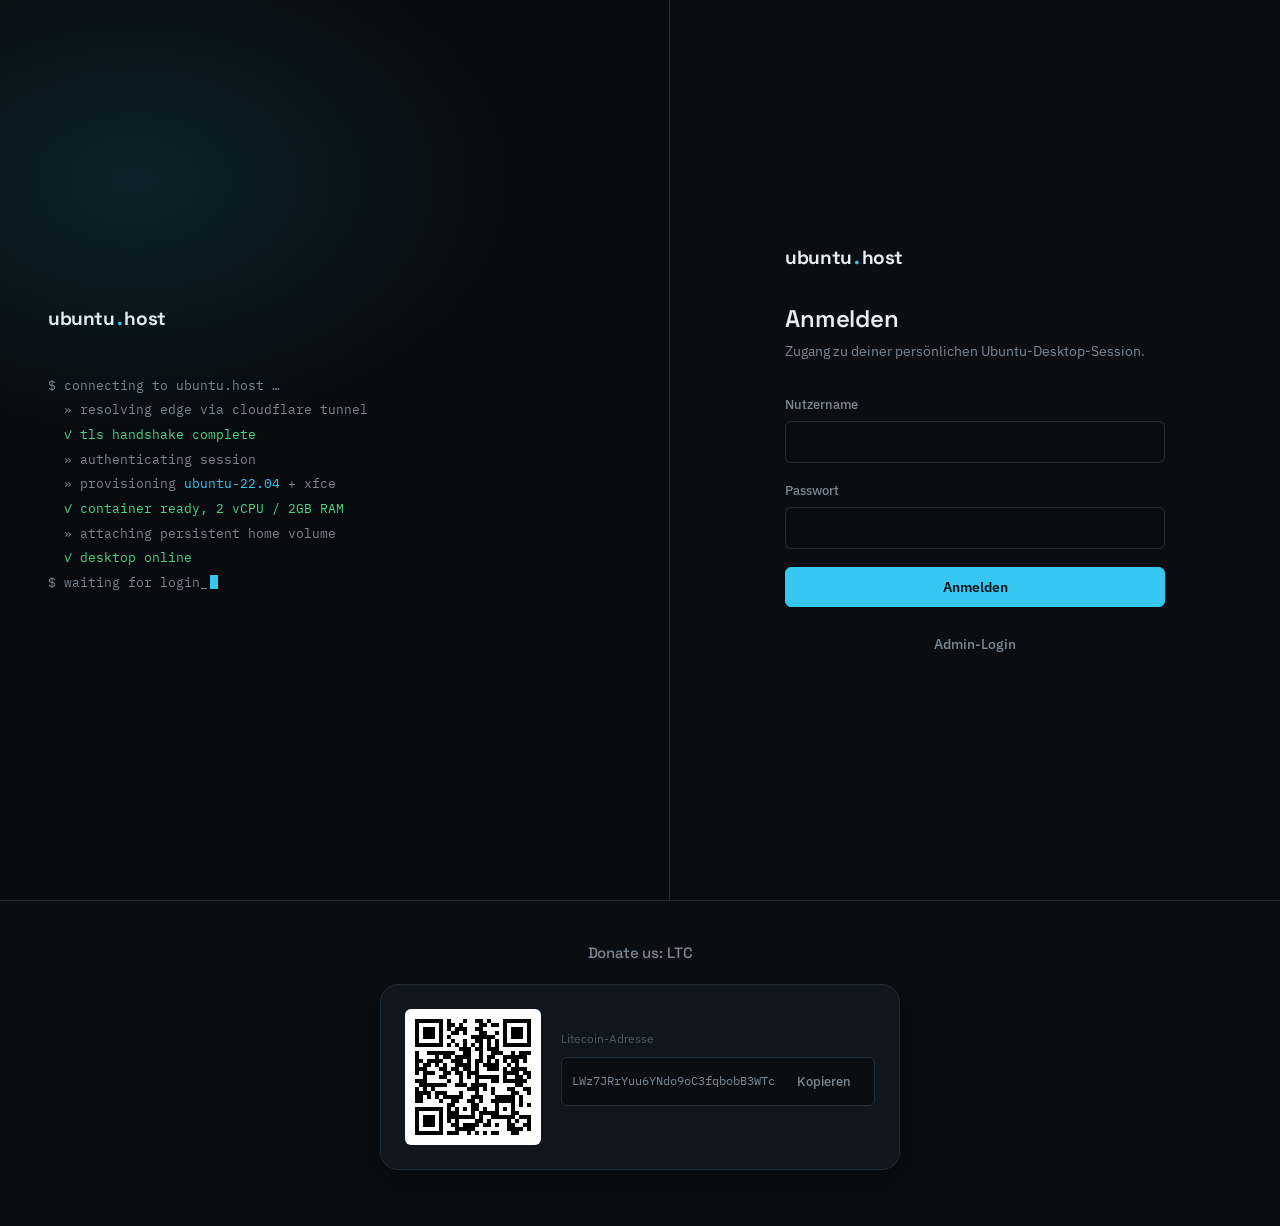
<file: index.html>
<!DOCTYPE html>
<html lang="de">
<head>
  <meta charset="UTF-8" />
  <meta name="viewport" content="width=device-width, initial-scale=1.0" />
  <title>Ubuntu Hosting</title>
  <link rel="preconnect" href="https://fonts.googleapis.com" />
  <link rel="preconnect" href="https://fonts.gstatic.com" crossorigin />
  <link
    href="https://fonts.googleapis.com/css2?family=Space+Grotesk:wght@500;600;700&family=IBM+Plex+Sans:wght@400;500;600&family=IBM+Plex+Mono:wght@400;500&display=swap"
    rel="stylesheet"
  />
  <link rel="stylesheet" href="css/style.css" />
</head>
<body>
  <div class="login-shell">
    <!-- Linke Seite: animiertes Boot-Log als Signature-Element -->
    <div class="boot-pane" aria-hidden="true">
      <div class="brand" style="margin-bottom: 40px">
        <span>ubuntu</span><span class="brand-dot">.</span><span>host</span>
      </div>
      <div class="boot-log" id="bootLog"></div>
    </div>

    <!-- Rechte Seite: Login -->
    <div class="login-pane">
      <div class="login-card-wrap">
        <div class="brand" style="margin-bottom: 28px">
          <span>ubuntu</span><span class="brand-dot">.</span><span>host</span>
        </div>
        <h1 class="login-title" id="formTitle">Anmelden</h1>
        <p class="login-sub" id="formSub">Zugang zu deiner persönlichen Ubuntu-Desktop-Session.</p>

        <div class="form-error" id="loginError"></div>

        <form id="loginForm">
          <div class="field">
            <label for="username">Nutzername</label>
            <input type="text" id="username" name="username" autocomplete="username" required />
          </div>
          <div class="field">
            <label for="password">Passwort</label>
            <input type="password" id="password" name="password" autocomplete="current-password" required />
          </div>
          <button type="submit" class="btn btn-primary btn-block" id="loginSubmit">Anmelden</button>
        </form>

        <div class="login-footer-links">
          <button type="button" class="btn-ghost btn" id="toggleAdminMode" style="background:none;border:none;padding:4px">
            Admin-Login
          </button>
        </div>
      </div>
    </div>
  </div>

  <!-- Donate-Sektion -->
  <div class="donate">
    <div class="donate-inner">
      <h3 style="font-size: 15px; color: var(--text-muted); font-weight: 500">Donate us: LTC</h3>
      <div class="card donate-card">
        <div class="donate-qr" id="donateQr"></div>
        <div style="flex: 1; min-width: 0">
          <div style="font-size: 12px; color: var(--text-faint); margin-bottom: 4px">Litecoin-Adresse</div>
          <div class="donate-address-row">
            <code id="ltcAddress">LWz7JRrYuu6YNdo9oC3fqbobB3WTcEhov7</code>
            <button class="btn btn-sm btn-ghost" id="copyAddressBtn" type="button">Kopieren</button>
          </div>
          <div class="copy-toast" id="copyToast">In Zwischenablage kopiert</div>
        </div>
      </div>
    </div>
  </div>

  <script src="js/vendor/qrcode.js"></script>
  <script src="js/config.js"></script>
  <script src="js/api.js"></script>
  <script src="js/login.js"></script>
</body>
</html>
</file>
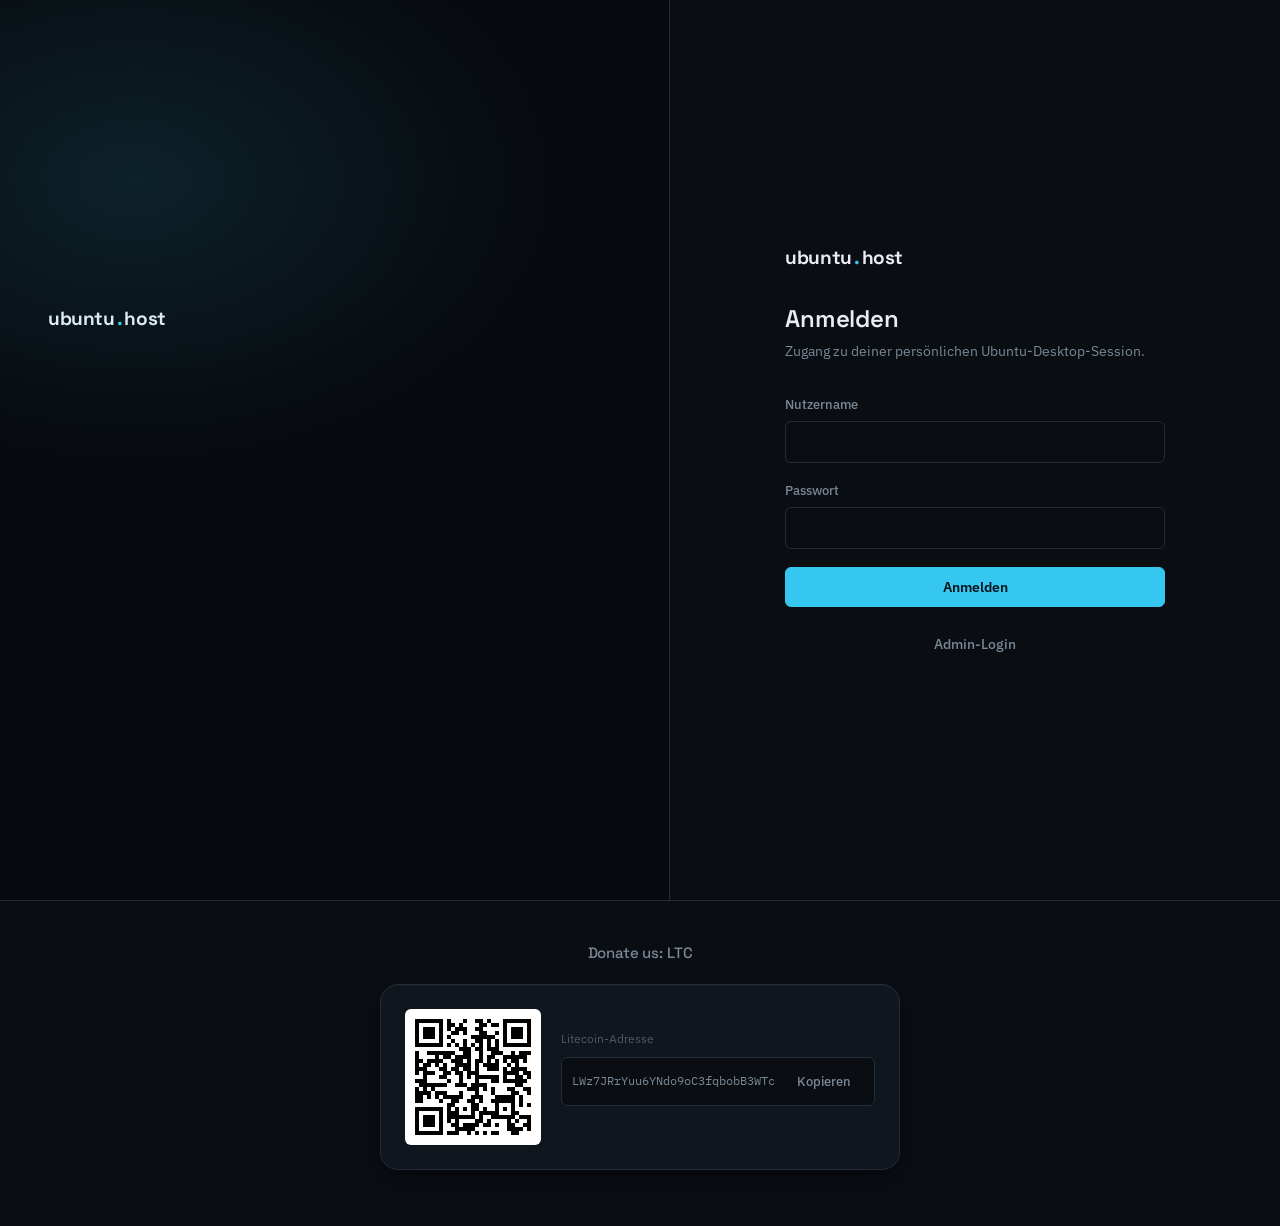
<file: admin.html>
<!DOCTYPE html>
<html lang="de">
<head>
  <meta charset="UTF-8" />
  <meta name="viewport" content="width=device-width, initial-scale=1.0" />
  <title>Admin-Dashboard · Ubuntu Hosting</title>
  <link rel="preconnect" href="https://fonts.googleapis.com" />
  <link rel="preconnect" href="https://fonts.gstatic.com" crossorigin />
  <link
    href="https://fonts.googleapis.com/css2?family=Space+Grotesk:wght@500;600;700&family=IBM+Plex+Sans:wght@400;500;600&family=IBM+Plex+Mono:wght@400;500&display=swap"
    rel="stylesheet"
  />
  <link rel="stylesheet" href="css/style.css" />
</head>
<body>
  <div class="topbar">
    <div class="brand"><span>ubuntu</span><span class="brand-dot">.</span><span>host</span></div>
    <span class="badge" style="border-color: var(--accent-border); color: var(--accent)">ADMIN</span>
    <div class="spacer"></div>
    <div class="topbar-user">Angemeldet als <strong id="whoAmI">…</strong></div>
    <button class="btn btn-ghost btn-sm" id="logoutBtn">Logout</button>
  </div>

  <div class="admin-page">
    <div class="admin-header">
      <h1 style="font-size: 20px; margin: 0">Nutzerübersicht</h1>
      <span class="stat-pill" id="onlineCount">0 online</span>
      <span class="stat-pill" id="totalCount">0 gesamt</span>
      <div class="spacer"></div>
      <button class="btn btn-primary btn-sm" id="newUserBtn">+ Nutzer anlegen</button>
    </div>

    <div class="tabs">
      <div class="tab active" data-tab="users">Nutzer</div>
      <div class="tab" data-tab="emails">E-Mails</div>
      <div class="tab" data-tab="ipbans">IP-Sperren</div>
      <div class="tab" data-tab="audit">Audit-Log</div>
    </div>

    <div id="tabUsers">
      <div style="overflow-x: auto">
        <table class="data-table">
          <thead>
            <tr>
              <th>Nutzer</th>
              <th>Status</th>
              <th>Session-Dauer</th>
              <th>Ping</th>
              <th>CPU</th>
              <th>RAM</th>
              <th>Container</th>
              <th>IP-Adresse</th>
              <th>Aktionen</th>
            </tr>
          </thead>
          <tbody id="usersTableBody">
            <tr>
              <td colspan="9" class="empty-state">Lade Nutzer …</td>
            </tr>
          </tbody>
        </table>
      </div>
    </div>

    <div id="tabEmails" style="display: none">
      <table class="data-table">
        <thead>
          <tr>
            <th>Nutzer</th>
            <th>E-Mail</th>
            <th>Aktionen</th>
          </tr>
        </thead>
        <tbody id="emailsTableBody">
          <tr><td colspan="3" class="empty-state">Lade …</td></tr>
        </tbody>
      </table>
    </div>

    <div id="tabIpbans" style="display: none">
      <div class="card" style="padding: 20px; margin-bottom: 16px">
        <div class="row gap-sm">
          <input type="text" id="ipBanInput" placeholder="IP-Adresse, z.B. 203.0.113.42" style="flex:1; background: var(--bg); border: 1px solid var(--border); border-radius: var(--radius-sm); padding: 9px 12px; color: var(--text)" />
          <input type="text" id="ipBanReason" placeholder="Grund (optional)" style="flex:1; background: var(--bg); border: 1px solid var(--border); border-radius: var(--radius-sm); padding: 9px 12px; color: var(--text)" />
          <button class="btn btn-danger btn-sm" id="ipBanSubmit">IP sperren</button>
        </div>
      </div>
      <table class="data-table">
        <thead>
          <tr>
            <th>IP-Adresse</th>
            <th>Grund</th>
            <th>Gesperrt seit</th>
            <th>Aktionen</th>
          </tr>
        </thead>
        <tbody id="ipBansTableBody">
          <tr><td colspan="4" class="empty-state">Lade …</td></tr>
        </tbody>
      </table>
    </div>

    <div id="tabAudit" style="display: none">
      <table class="data-table">
        <thead>
          <tr>
            <th>Zeit</th>
            <th>Admin</th>
            <th>Aktion</th>
            <th>Ziel</th>
            <th>Details</th>
          </tr>
        </thead>
        <tbody id="auditTableBody">
          <tr><td colspan="5" class="empty-state">Lade …</td></tr>
        </tbody>
      </table>
    </div>
  </div>

  <!-- Bestätigungsdialog für destruktive Aktionen -->
  <div class="modal-backdrop hidden" id="confirmModal">
    <div class="card modal">
      <h3 id="confirmTitle">Aktion bestätigen</h3>
      <p id="confirmText">Bist du sicher?</p>
      <div class="modal-actions">
        <button class="btn btn-ghost" id="confirmCancel">Abbrechen</button>
        <button class="btn btn-danger" id="confirmOk">Bestätigen</button>
      </div>
    </div>
  </div>

  <!-- Dialog: Nutzer anlegen -->
  <div class="modal-backdrop hidden" id="newUserModal">
    <div class="card modal">
      <h3>Nutzer anlegen</h3>
      <p>Es gibt keine öffentliche Registrierung - Accounts werden ausschließlich hier angelegt.</p>
      <div class="field">
        <label for="newUsername">Nutzername</label>
        <input type="text" id="newUsername" />
      </div>
      <div class="field">
        <label for="newPassword">Passwort</label>
        <input type="password" id="newPassword" />
      </div>
      <div class="field">
        <label for="newEmail">E-Mail senden an? (optional)</label>
        <input type="email" id="newEmail" placeholder="nutzer@example.com" />
      </div>
      <div class="field" style="flex-direction: row; align-items: center; gap: 8px">
        <input type="checkbox" id="newIsAdmin" style="width: auto" />
        <label for="newIsAdmin" style="margin: 0">Admin-Rechte geben</label>
      </div>
      <div class="form-error" id="newUserError"></div>
      <div class="modal-actions">
        <button class="btn btn-ghost" id="newUserCancel">Abbrechen</button>
        <button class="btn btn-primary" id="newUserSubmit">Anlegen</button>
      </div>
    </div>
  </div>

  <!-- Dialog: Nutzer warnen -->
  <div class="modal-backdrop hidden" id="warnModal">
    <div class="card modal">
      <h3>Nutzer warnen</h3>
      <div class="field">
        <label for="warnMessage">Nachricht</label>
        <input type="text" id="warnMessage" placeholder="z.B. Bitte Nutzungsregeln beachten" />
      </div>
      <div class="modal-actions">
        <button class="btn btn-ghost" id="warnCancel">Abbrechen</button>
        <button class="btn btn-primary" id="warnSubmit">Senden</button>
      </div>
    </div>
  </div>

  <!-- Dialog: Nutzerinformationen anzeigen -->
  <div class="modal-backdrop hidden" id="detailModal">
    <div class="card modal">
      <h3 id="detailTitle">Nutzerdetails</h3>
      <div class="mono" id="detailBody" style="font-size: 12px; color: var(--text-muted); line-height: 2"></div>
      <div class="modal-actions">
        <button class="btn btn-primary" id="detailClose">Schließen</button>
      </div>
    </div>
  </div>

  <!-- Dialog: E-Mail setzen/ändern -->
  <div class="modal-backdrop hidden" id="emailModal">
    <div class="card modal">
      <h3>E-Mail setzen</h3>
      <div class="field">
        <label for="emailModalInput">E-Mail-Adresse</label>
        <input type="email" id="emailModalInput" placeholder="nutzer@example.com" />
      </div>
      <div class="modal-actions">
        <button class="btn btn-ghost" id="emailModalCancel">Abbrechen</button>
        <button class="btn btn-primary" id="emailModalSubmit">Speichern</button>
      </div>
    </div>
  </div>

  <script src="js/config.js"></script>
  <script src="js/api.js"></script>
  <script src="js/admin.js"></script>
</body>
</html>
</file>
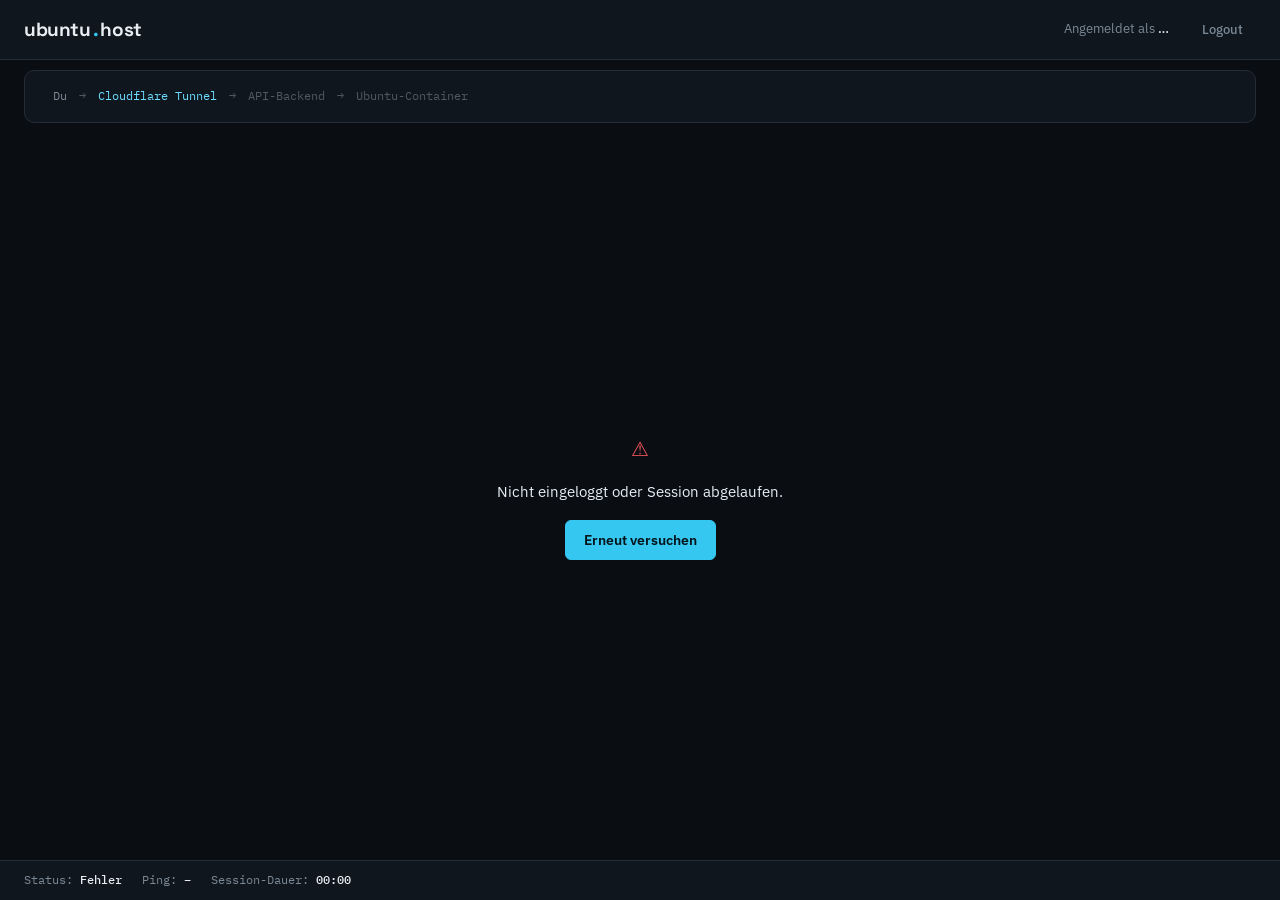
<file: dashboard.html>
<!DOCTYPE html>
<html lang="de">
<head>
  <meta charset="UTF-8" />
  <meta name="viewport" content="width=device-width, initial-scale=1.0" />
  <title>Dein Ubuntu-Desktop</title>
  <link rel="preconnect" href="https://fonts.googleapis.com" />
  <link rel="preconnect" href="https://fonts.gstatic.com" crossorigin />
  <link
    href="https://fonts.googleapis.com/css2?family=Space+Grotesk:wght@500;600;700&family=IBM+Plex+Sans:wght@400;500;600&family=IBM+Plex+Mono:wght@400;500&display=swap"
    rel="stylesheet"
  />
  <link rel="stylesheet" href="css/style.css" />
</head>
<body>
  <div class="desktop-page">
    <div class="topbar">
      <div class="brand"><span>ubuntu</span><span class="brand-dot">.</span><span>host</span></div>
      <div class="spacer"></div>
      <div class="topbar-user">Angemeldet als <strong id="whoAmI">…</strong></div>
      <button class="btn btn-ghost btn-sm" id="logoutBtn">Logout</button>
    </div>

    <div class="desktop-toolbar">
      <!-- Signature-Element: echte Verbindungskette, nicht nur ein Badge -->
      <div class="handshake" id="handshake">
        <span class="handshake-hop" data-hop="you">Du</span>
        <span class="handshake-sep">→</span>
        <span class="handshake-hop" data-hop="cloudflare">Cloudflare Tunnel</span>
        <span class="handshake-sep">→</span>
        <span class="handshake-hop" data-hop="backend">API-Backend</span>
        <span class="handshake-sep">→</span>
        <span class="handshake-hop" data-hop="container">Ubuntu-Container</span>
      </div>
    </div>

    <div class="desktop-stage" id="desktopStage">
      <div class="desktop-overlay" id="overlayStarting">
        <div class="spinner"></div>
        <div>Session wird gestartet …</div>
      </div>
      <div class="desktop-overlay hidden" id="overlayError">
        <div style="color: var(--danger); font-size: 20px">⚠</div>
        <div id="overlayErrorText">Verbindung fehlgeschlagen.</div>
        <button class="btn btn-primary" id="retryBtn">Erneut versuchen</button>
      </div>
      <!-- noVNC rendert sein <canvas> hier per JS hinein -->
    </div>

    <div class="session-info-bar">
      <span>Status: <b id="statusText">verbinde …</b></span>
      <span>Ping: <b id="pingText">–</b></span>
      <span>Session-Dauer: <b id="durationText">00:00</b></span>
    </div>
  </div>

  <div class="toast-stack" id="toastStack"></div>

  <div class="modal-backdrop hidden" id="kickModal">
    <div class="card modal">
      <h3>Session beendet</h3>
      <p id="kickModalText">Deine Session wurde von einem Administrator beendet.</p>
      <div class="modal-actions">
        <button class="btn btn-primary" id="kickModalOk">Zum Login</button>
      </div>
    </div>
  </div>

  <script src="js/config.js"></script>
  <script src="js/api.js"></script>
  <script type="module" src="js/dashboard.js"></script>
</body>
</html>
</file>
<file: css/style.css>
/* ============================================================
   Design-Tokens
   Dunkles UI, Cyan-Akzent, technisch/systemnah statt generisch.
   ============================================================ */
:root {
  /* Farbe */
  --bg: #0a0e13;
  --bg-hero: #070a0e;
  --surface: #10161d;
  --surface-raised: #171f28;
  --border: #232d38;
  --border-soft: #1a222b;
  --text: #e7edf3;
  --text-muted: #7a8896;
  --text-faint: #4d5964;

  --accent: #35c7f0;
  --accent-strong: #6edcff;
  --accent-dim: rgba(53, 199, 240, 0.12);
  --accent-border: rgba(53, 199, 240, 0.35);

  --danger: #f0555a;
  --danger-dim: rgba(240, 85, 90, 0.12);
  --warn: #f0b03b;
  --warn-dim: rgba(240, 176, 59, 0.14);
  --success: #4cd787;
  --success-dim: rgba(76, 215, 135, 0.12);

  /* Typografie */
  --font-display: "Space Grotesk", sans-serif;
  --font-body: "IBM Plex Sans", sans-serif;
  --font-mono: "IBM Plex Mono", monospace;

  /* Layout */
  --radius-sm: 6px;
  --radius-md: 10px;
  --radius-lg: 18px;
  --shadow-card: 0 1px 0 rgba(255, 255, 255, 0.03) inset, 0 12px 32px rgba(0, 0, 0, 0.4);
  --max-width: 1180px;
}

/* ============================================================
   Reset & Basis
   ============================================================ */
*,
*::before,
*::after {
  box-sizing: border-box;
}

html {
  color-scheme: dark;
}

body {
  margin: 0;
  background: var(--bg);
  color: var(--text);
  font-family: var(--font-body);
  font-size: 15px;
  line-height: 1.55;
  -webkit-font-smoothing: antialiased;
}

h1,
h2,
h3,
h4 {
  font-family: var(--font-display);
  font-weight: 600;
  letter-spacing: -0.01em;
  margin: 0 0 0.5em;
}

p {
  margin: 0 0 1em;
  color: var(--text-muted);
}

a {
  color: var(--accent);
  text-decoration: none;
}
a:hover {
  color: var(--accent-strong);
}

code,
.mono {
  font-family: var(--font-mono);
}

::selection {
  background: var(--accent-dim);
  color: var(--accent-strong);
}

:focus-visible {
  outline: 2px solid var(--accent);
  outline-offset: 2px;
  border-radius: var(--radius-sm);
}

@media (prefers-reduced-motion: reduce) {
  *,
  *::before,
  *::after {
    animation-duration: 0.001ms !important;
    animation-iteration-count: 1 !important;
    transition-duration: 0.001ms !important;
  }
}

/* ============================================================
   Layout-Hilfsklassen
   ============================================================ */
.container {
  max-width: var(--max-width);
  margin: 0 auto;
  padding: 0 24px;
}

.stack {
  display: flex;
  flex-direction: column;
}

.row {
  display: flex;
  align-items: center;
}

.gap-sm {
  gap: 8px;
}
.gap-md {
  gap: 16px;
}
.gap-lg {
  gap: 28px;
}

.spacer {
  flex: 1;
}

/* ============================================================
   Marke / Logo
   ============================================================ */
.brand {
  display: inline-flex;
  align-items: baseline;
  gap: 2px;
  font-family: var(--font-display);
  font-weight: 700;
  font-size: 19px;
  letter-spacing: -0.02em;
}
.brand .brand-dot {
  color: var(--accent);
}

/* ============================================================
   Buttons
   ============================================================ */
.btn {
  display: inline-flex;
  align-items: center;
  justify-content: center;
  gap: 8px;
  padding: 10px 18px;
  border-radius: var(--radius-sm);
  border: 1px solid var(--border);
  background: var(--surface-raised);
  color: var(--text);
  font-family: var(--font-body);
  font-size: 14px;
  font-weight: 500;
  cursor: pointer;
  transition: border-color 0.15s ease, transform 0.1s ease, background 0.15s ease;
}
.btn:hover {
  border-color: var(--text-faint);
}
.btn:active {
  transform: translateY(1px);
}
.btn:disabled {
  opacity: 0.5;
  cursor: not-allowed;
  transform: none;
}

.btn-primary {
  background: var(--accent);
  border-color: var(--accent);
  color: #05131a;
  font-weight: 600;
}
.btn-primary:hover {
  background: var(--accent-strong);
  border-color: var(--accent-strong);
}

.btn-danger {
  background: transparent;
  border-color: var(--danger-dim);
  color: var(--danger);
}
.btn-danger:hover {
  background: var(--danger-dim);
  border-color: var(--danger);
}

.btn-ghost {
  background: transparent;
  border-color: transparent;
  color: var(--text-muted);
}
.btn-ghost:hover {
  color: var(--text);
  border-color: var(--border);
}

.btn-sm {
  padding: 6px 12px;
  font-size: 13px;
}

.btn-block {
  width: 100%;
}

/* ============================================================
   Formulare
   ============================================================ */
.field {
  display: flex;
  flex-direction: column;
  gap: 6px;
  margin-bottom: 18px;
}

.field label {
  font-size: 13px;
  color: var(--text-muted);
  font-weight: 500;
}

.field input {
  background: var(--bg);
  border: 1px solid var(--border);
  border-radius: var(--radius-sm);
  padding: 11px 14px;
  color: var(--text);
  font-family: var(--font-body);
  font-size: 14px;
  transition: border-color 0.15s ease;
}
.field input:focus {
  border-color: var(--accent);
}
.field input::placeholder {
  color: var(--text-faint);
}

.form-error {
  display: none;
  align-items: center;
  gap: 8px;
  background: var(--danger-dim);
  border: 1px solid rgba(240, 85, 90, 0.3);
  color: var(--danger);
  border-radius: var(--radius-sm);
  padding: 10px 14px;
  font-size: 13px;
  margin-bottom: 16px;
}
.form-error.visible {
  display: flex;
}

/* ============================================================
   Card
   ============================================================ */
.card {
  background: var(--surface);
  border: 1px solid var(--border);
  border-radius: var(--radius-lg);
  box-shadow: var(--shadow-card);
}

/* ============================================================
   Status-Punkt (online/offline/warn/unknown)
   ============================================================ */
.status-dot {
  width: 8px;
  height: 8px;
  border-radius: 50%;
  background: var(--text-faint);
  flex-shrink: 0;
  box-shadow: 0 0 0 3px transparent;
  transition: background 0.3s ease, box-shadow 0.3s ease;
}
.status-dot.on {
  background: var(--success);
  box-shadow: 0 0 0 3px var(--success-dim);
}
.status-dot.off {
  background: var(--text-faint);
}
.status-dot.pending {
  background: var(--warn);
  box-shadow: 0 0 0 3px var(--warn-dim);
  animation: pulse 1.4s ease-in-out infinite;
}
.status-dot.error {
  background: var(--danger);
  box-shadow: 0 0 0 3px var(--danger-dim);
}

@keyframes pulse {
  0%,
  100% {
    opacity: 1;
  }
  50% {
    opacity: 0.35;
  }
}

/* ============================================================
   Handshake-Ribbon — Signature-Element
   Zeigt die echte Verbindungskette: Du -> Cloudflare -> nginx
   -> API -> Container. Jeder Hop pulst amber während er
   aufgebaut wird und wird cyan/gruen sobald er steht.
   ============================================================ */
.handshake {
  display: flex;
  align-items: center;
  gap: 0;
  padding: 12px 18px;
  background: var(--surface);
  border: 1px solid var(--border);
  border-radius: var(--radius-md);
  font-family: var(--font-mono);
  font-size: 12px;
  overflow-x: auto;
}

.handshake-hop {
  display: flex;
  align-items: center;
  gap: 8px;
  padding: 4px 10px;
  color: var(--text-faint);
  white-space: nowrap;
  transition: color 0.4s ease;
}
.handshake-hop.done {
  color: var(--text-muted);
}
.handshake-hop.active {
  color: var(--accent-strong);
}

.handshake-sep {
  color: var(--text-faint);
  padding: 0 2px;
}
.handshake-sep.done {
  color: var(--accent-dim);
}

/* ============================================================
   Login-Seite: Split-Screen
   ============================================================ */
.login-shell {
  min-height: 100vh;
  display: grid;
  grid-template-columns: 1.1fr 1fr;
}

@media (max-width: 880px) {
  .login-shell {
    grid-template-columns: 1fr;
  }
  .boot-pane {
    display: none;
  }
}

.boot-pane {
  background: var(--bg-hero);
  border-right: 1px solid var(--border);
  display: flex;
  flex-direction: column;
  justify-content: center;
  padding: 48px;
  position: relative;
  overflow: hidden;
}

.boot-pane::before {
  content: "";
  position: absolute;
  inset: 0;
  background: radial-gradient(600px 400px at 20% 20%, var(--accent-dim), transparent 70%);
  pointer-events: none;
}

.boot-log {
  font-family: var(--font-mono);
  font-size: 13px;
  line-height: 1.9;
  color: var(--text-muted);
  max-width: 480px;
}

.boot-log .line {
  opacity: 0;
  animation: boot-in 0.35s ease forwards;
  white-space: pre-wrap;
}

.boot-log .ok {
  color: var(--success);
}
.boot-log .tag {
  color: var(--accent);
}
.boot-log .cursor {
  display: inline-block;
  width: 8px;
  height: 14px;
  background: var(--accent);
  margin-left: 2px;
  vertical-align: -2px;
  animation: blink 1s step-end infinite;
}

@keyframes boot-in {
  from {
    opacity: 0;
    transform: translateY(2px);
  }
  to {
    opacity: 1;
    transform: translateY(0);
  }
}
@keyframes blink {
  50% {
    opacity: 0;
  }
}

.login-pane {
  display: flex;
  flex-direction: column;
  justify-content: center;
  padding: 48px;
}

.login-card-wrap {
  width: 100%;
  max-width: 380px;
  margin: 0 auto;
}

.login-title {
  font-size: 24px;
  margin-bottom: 4px;
}
.login-sub {
  font-size: 14px;
  margin-bottom: 32px;
}

.login-footer-links {
  display: flex;
  justify-content: center;
  margin-top: 24px;
  font-size: 13px;
}

/* ============================================================
   Donate-Sektion
   ============================================================ */
.donate {
  border-top: 1px solid var(--border);
  padding: 40px 24px 56px;
}

.donate-inner {
  max-width: 520px;
  margin: 0 auto;
  text-align: center;
}

.donate-card {
  padding: 24px;
  margin-top: 20px;
  display: flex;
  align-items: center;
  gap: 20px;
  text-align: left;
}

.donate-qr {
  flex-shrink: 0;
  background: #fff;
  padding: 8px;
  border-radius: var(--radius-sm);
  line-height: 0;
}

.donate-address-row {
  display: flex;
  align-items: center;
  gap: 8px;
  margin-top: 8px;
  background: var(--bg);
  border: 1px solid var(--border);
  border-radius: var(--radius-sm);
  padding: 8px 10px;
}

.donate-address-row code {
  flex: 1;
  font-size: 12px;
  color: var(--text-muted);
  overflow-x: auto;
  white-space: nowrap;
}

.copy-toast {
  font-size: 12px;
  color: var(--success);
  opacity: 0;
  transition: opacity 0.2s ease;
}
.copy-toast.visible {
  opacity: 1;
}

/* ============================================================
   App-Shell (Dashboard + Admin)
   ============================================================ */
.topbar {
  display: flex;
  align-items: center;
  gap: 20px;
  padding: 14px 24px;
  border-bottom: 1px solid var(--border);
  background: var(--surface);
}

.topbar-user {
  font-size: 13px;
  color: var(--text-muted);
}
.topbar-user strong {
  color: var(--text);
  font-weight: 500;
}

/* ============================================================
   Desktop-Seite: noVNC-Bereich
   ============================================================ */
.desktop-page {
  display: flex;
  flex-direction: column;
  height: 100vh;
}

.desktop-toolbar {
  padding: 10px 24px;
}

.desktop-stage {
  flex: 1;
  position: relative;
  background: #000;
  display: flex;
  align-items: center;
  justify-content: center;
  overflow: hidden;
}

.desktop-stage canvas {
  max-width: 100%;
  max-height: 100%;
}

.desktop-overlay {
  position: absolute;
  inset: 0;
  display: flex;
  flex-direction: column;
  align-items: center;
  justify-content: center;
  gap: 16px;
  background: var(--bg);
  text-align: center;
  padding: 24px;
}

.desktop-overlay.hidden {
  display: none;
}

.spinner {
  width: 28px;
  height: 28px;
  border-radius: 50%;
  border: 2px solid var(--border);
  border-top-color: var(--accent);
  animation: spin 0.8s linear infinite;
}
@keyframes spin {
  to {
    transform: rotate(360deg);
  }
}

.session-info-bar {
  display: flex;
  gap: 20px;
  padding: 10px 24px;
  border-top: 1px solid var(--border);
  background: var(--surface);
  font-family: var(--font-mono);
  font-size: 12px;
  color: var(--text-muted);
}
.session-info-bar b {
  color: var(--text);
  font-weight: 500;
}

/* Toast für Admin-Warnungen im Desktop-View */
.toast-stack {
  position: fixed;
  top: 16px;
  right: 16px;
  display: flex;
  flex-direction: column;
  gap: 8px;
  z-index: 50;
}
.toast {
  background: var(--surface-raised);
  border: 1px solid var(--warn-dim);
  border-left: 3px solid var(--warn);
  border-radius: var(--radius-sm);
  padding: 12px 16px;
  font-size: 13px;
  max-width: 320px;
  box-shadow: var(--shadow-card);
}

/* ============================================================
   Admin-Dashboard
   ============================================================ */
.admin-page {
  padding: 28px 24px 60px;
}

.admin-header {
  display: flex;
  align-items: baseline;
  gap: 16px;
  margin-bottom: 24px;
}

.stat-pill {
  font-family: var(--font-mono);
  font-size: 12px;
  color: var(--text-muted);
  background: var(--surface);
  border: 1px solid var(--border);
  padding: 4px 10px;
  border-radius: 999px;
}

.data-table {
  width: 100%;
  border-collapse: collapse;
  background: var(--surface);
  border: 1px solid var(--border);
  border-radius: var(--radius-lg);
  overflow: hidden;
}

.data-table th {
  text-align: left;
  font-size: 11px;
  text-transform: uppercase;
  letter-spacing: 0.04em;
  color: var(--text-faint);
  font-weight: 600;
  padding: 12px 16px;
  border-bottom: 1px solid var(--border);
  background: var(--surface-raised);
}

.data-table td {
  padding: 12px 16px;
  border-bottom: 1px solid var(--border-soft);
  font-size: 13px;
  vertical-align: middle;
}
.data-table tr:last-child td {
  border-bottom: none;
}
.data-table tbody tr:hover {
  background: rgba(255, 255, 255, 0.015);
}

.user-cell {
  display: flex;
  align-items: center;
  gap: 10px;
  font-weight: 500;
}

.mini-bar {
  width: 64px;
  height: 5px;
  background: var(--bg);
  border-radius: 3px;
  overflow: hidden;
  display: inline-block;
  vertical-align: middle;
  margin-right: 6px;
}
.mini-bar-fill {
  height: 100%;
  background: var(--accent);
  border-radius: 3px;
  transition: width 0.4s ease;
}
.mini-bar-fill.high {
  background: var(--danger);
}
.mini-bar-fill.mid {
  background: var(--warn);
}

.metric-cell {
  font-family: var(--font-mono);
  font-size: 12px;
  color: var(--text-muted);
  white-space: nowrap;
}

.badge {
  display: inline-flex;
  align-items: center;
  gap: 5px;
  font-family: var(--font-mono);
  font-size: 11px;
  padding: 2px 8px;
  border-radius: 999px;
  border: 1px solid var(--border);
  color: var(--text-muted);
}
.badge.running {
  border-color: rgba(76, 215, 135, 0.35);
  color: var(--success);
}
.badge.stopped {
  border-color: var(--border);
  color: var(--text-faint);
}
.badge.unknown {
  border-color: rgba(240, 176, 59, 0.35);
  color: var(--warn);
}
.badge.banned {
  border-color: rgba(240, 85, 90, 0.35);
  color: var(--danger);
}

.row-actions {
  display: flex;
  gap: 6px;
  flex-wrap: wrap;
}

/* ============================================================
   Modal (Bestätigungsdialoge für destruktive Aktionen)
   ============================================================ */
.modal-backdrop {
  position: fixed;
  inset: 0;
  background: rgba(4, 6, 9, 0.7);
  backdrop-filter: blur(2px);
  display: flex;
  align-items: center;
  justify-content: center;
  z-index: 100;
}
.modal-backdrop.hidden {
  display: none;
}

.modal {
  width: 100%;
  max-width: 380px;
  padding: 24px;
  margin: 16px;
}

.modal h3 {
  font-size: 17px;
  margin-bottom: 8px;
}
.modal p {
  font-size: 13px;
  margin-bottom: 20px;
}
.modal-actions {
  display: flex;
  justify-content: flex-end;
  gap: 10px;
}

/* ============================================================
   Empty / Auth-Zustände
   ============================================================ */
.empty-state {
  text-align: center;
  padding: 60px 20px;
  color: var(--text-muted);
}

.tabs {
  display: flex;
  gap: 4px;
  border-bottom: 1px solid var(--border);
  margin-bottom: 20px;
}
.tab {
  padding: 10px 16px;
  font-size: 13px;
  color: var(--text-muted);
  border-bottom: 2px solid transparent;
  cursor: pointer;
}
.tab.active {
  color: var(--text);
  border-bottom-color: var(--accent);
}
</file>
